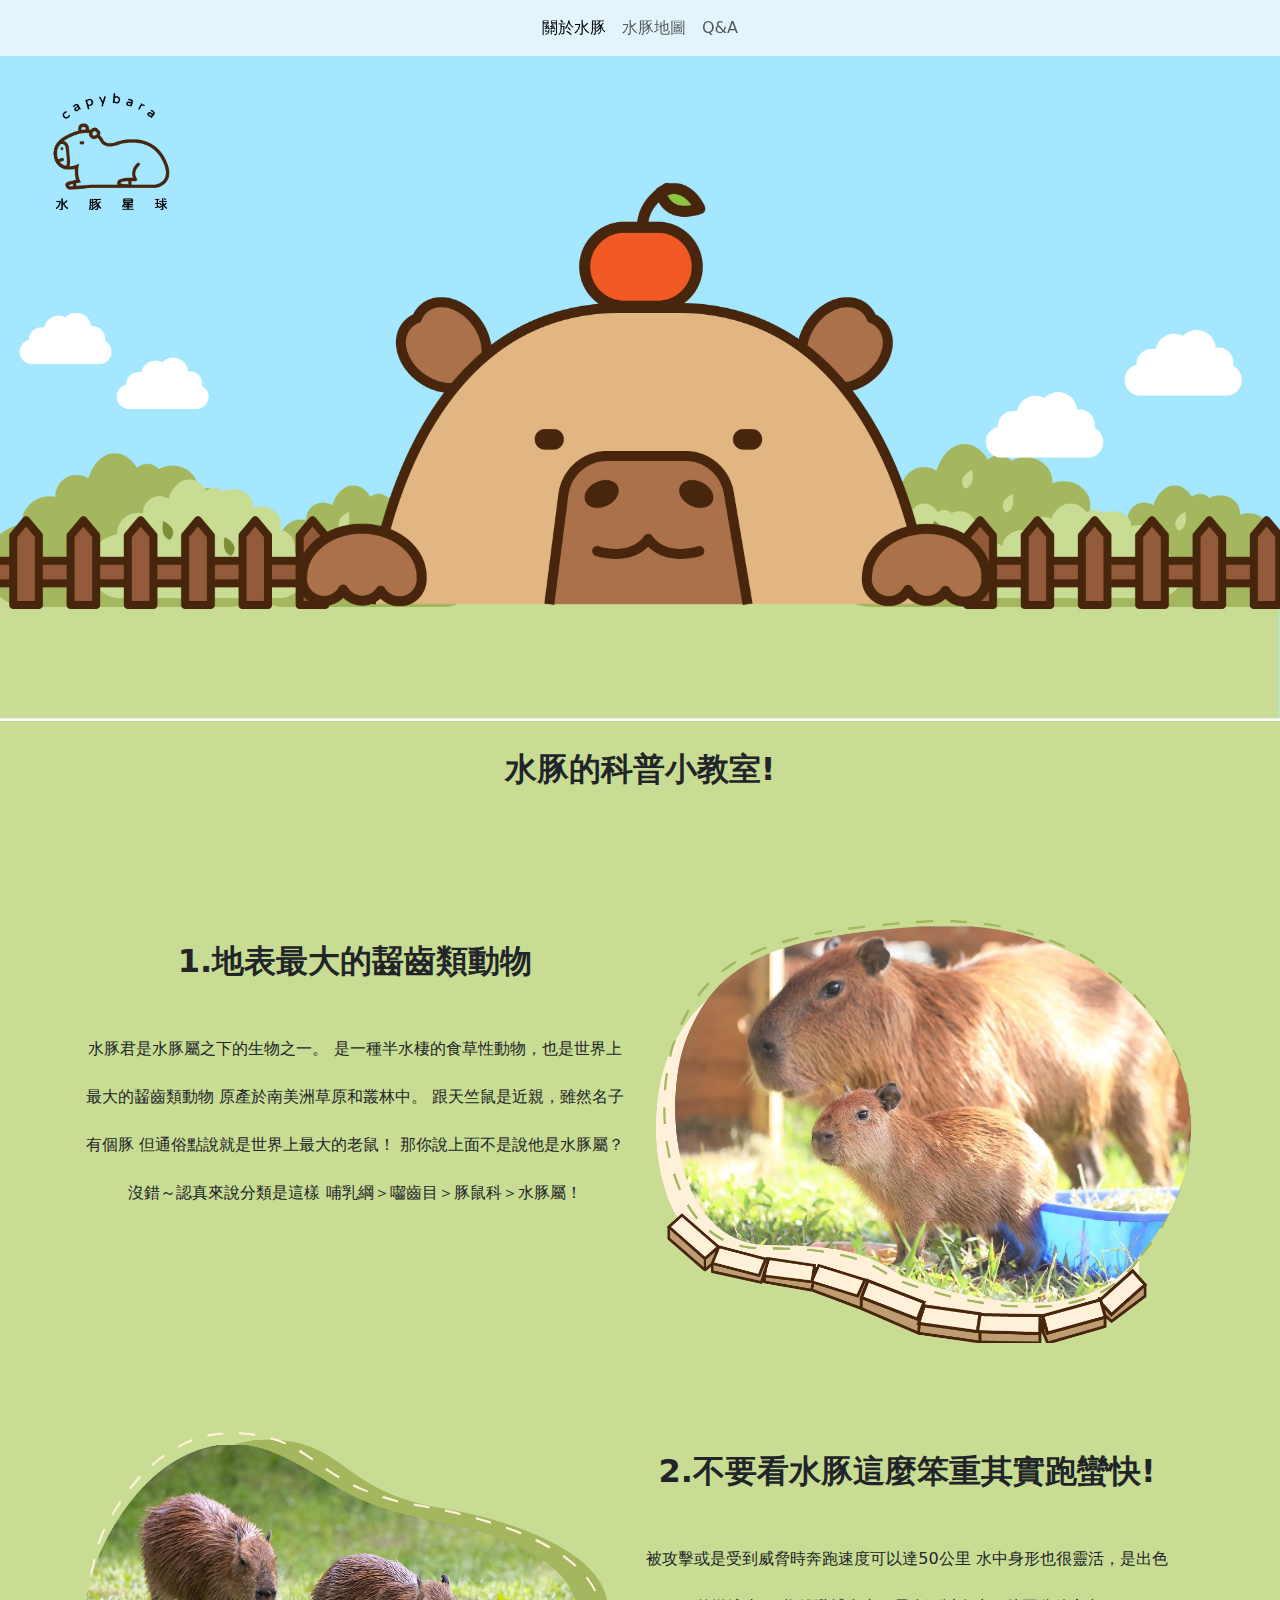
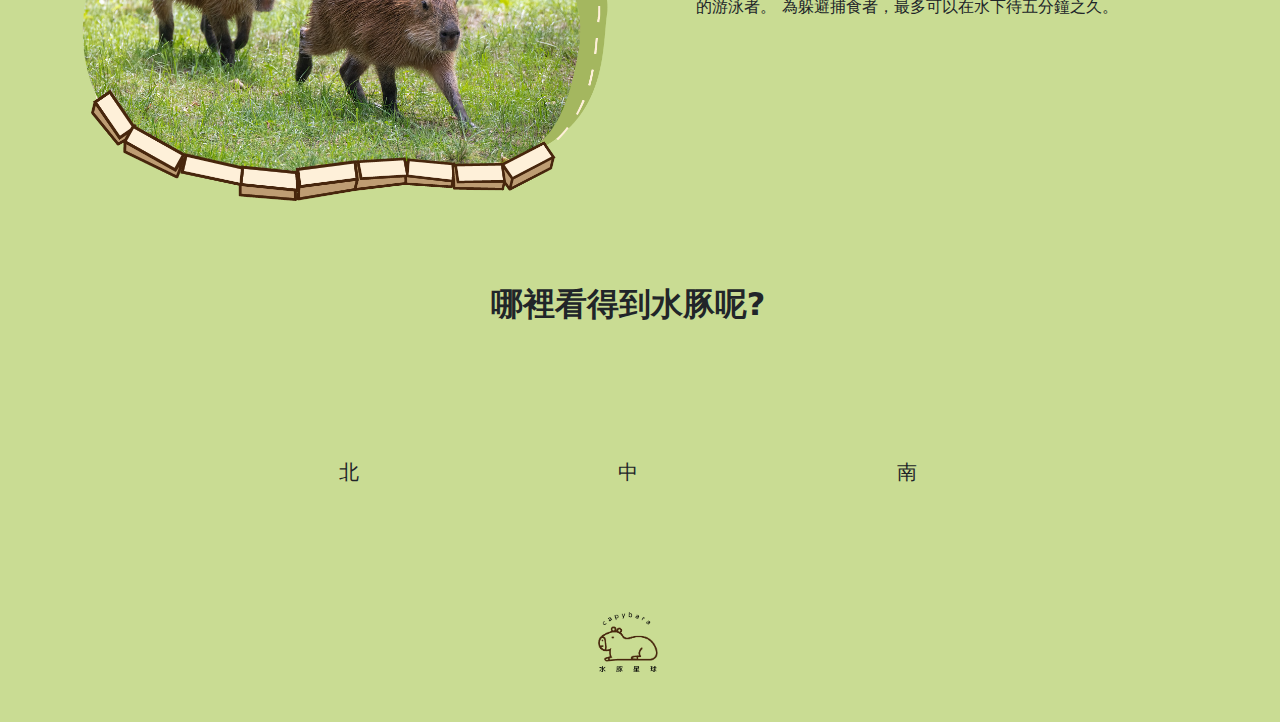
<file: web/index.html>
<!doctype html>
<html lang="TW">

<head>
    <meta charset="utf-8">
    <meta name="viewport" content="width=device-width, initial-scale=1">
    <title>水豚星球</title>

    <link href="https://cdn.jsdelivr.net/npm/bootstrap@5.3.3/dist/css/bootstrap.min.css" rel="stylesheet"
        integrity="sha384-QWTKZyjpPEjISv5WaRU9OFeRpok6YctnYmDr5pNlyT2bRjXh0JMhjY6hW+ALEwIH" crossorigin="anonymous">
    <link rel="stylesheet" href="style.css">

</head>

<body>
    <nav class="navbar navbar-expand-lg bg-light fixed-top bg-opacity-75">
        <div class="container-fluid">
        
            <button class="navbar-toggler" type="button" data-bs-toggle="collapse" data-bs-target="#navbarNav"
                aria-controls="navbarNav" aria-expanded="false" aria-label="Toggle navigation">
                <span class="navbar-toggler-icon"></span>
            </button>
            <div class="collapse navbar-collapse" id="navbarNav">
                <ul class="navbar-nav mx-auto mb-2 mb-lg-0">
                    <li class="nav-item">
                        <a class="nav-link active" aria-current="page" href="index.html">關於水豚</a>
                    </li>
                    <li class="nav-item">
                        <a class="nav-link" href="map.html">水豚地圖</a>
                    </li>
                    <li class="nav-item">
                        <a class="nav-link" href="qa.html">Q&A</a>
                    </li>

                </ul>
            </div>
        </div>
    </nav>

    <!-- 大圖開始 -->
    <div class="container-fluid p-0">
        <img src="top.jpg" class="img-fluid " alt="">
    </div>
    
    

    <!-- 內容區 -->
    <div class="container-fluid" style="background-color: #C9DC93;">
        <div class="container text-center">
                <p class="fs-2 fw-bold ">水豚的科普小教室!</p>
        <div class="row">
            <div class="col-md ">
                <p class="fs-2 fw-bold">1.地表最大的齧齒類動物</p>
                <p>水豚君是水豚屬之下的生物之一。
                    是一種半水棲的食草性動物，也是世界上最大的齧齒類動物
                    原產於南美洲草原和叢林中。
                    跟天竺鼠是近親，雖然名子有個豚
                    但通俗點說就是世界上最大的老鼠！
                    那你說上面不是說他是水豚屬？沒錯～認真來說分類是這樣
                    哺乳綱＞囓齒目＞豚鼠科＞水豚屬！</p>
            </div>
            <div class="col-md d-flex justify-content-end">
                <img src="01.png" class="img-fluid no-margin-padding" alt="">
        
            </div>
            <div class="row">
                <div class="col-md">
                    <img src="02.png" class="img-fluid no-margin-padding" alt="">
                </div>
                <div class="col-md">
                    <p class="fs-2 fw-bold">2.不要看水豚這麼笨重其實跑蠻快!</p>
                        <p>被攻擊或是受到威脅時奔跑速度可以達50公里
                            水中身形也很靈活，是出色的游泳者。
                            為躲避捕食者，最多可以在水下待五分鐘之久。</p>
            </div>
            
            <div class="container text-center mt-5">
                <div class="mb-3">
                    <p class="fs-2 fw-bold">哪裡看得到水豚呢?</p>
                </div>
                <div class="row justify-content-center">
                    <div class="col-md-3 mb-3">
                        <a href="map.html" class="btn btn-outline-white btn-block btn-lg">北</a>
                    </div>
                    <div class="col-md-3 mb-3">
                        <a href="map2.html" class="btn btn-outline-white btn-block btn-lg">中</a>
                    </div>
                    <div class="col-md-3 mb-3">
                        <a href="map3.html" class="btn btn-outline-white  btn-block btn-lg">南</a>
                    </div>
                </div>

            <footer>
                <div class="container ">
                    <a href="index.html">
                    <img src="LOGO-07.png" alt="Home" class="LOGO">
                    </a>
                    </div>
                </footer>

        
    </div>


    <script src="https://cdn.jsdelivr.net/npm/bootstrap@5.3.3/dist/js/bootstrap.bundle.min.js"
        integrity="sha384-YvpcrYf0tY3lHB60NNkmXc5s9fDVZLESaAA55NDzOxhy9GkcIdslK1eN7N6jIeHz" crossorigin="anonymous">
        </script>
</body>

</html>
</file>
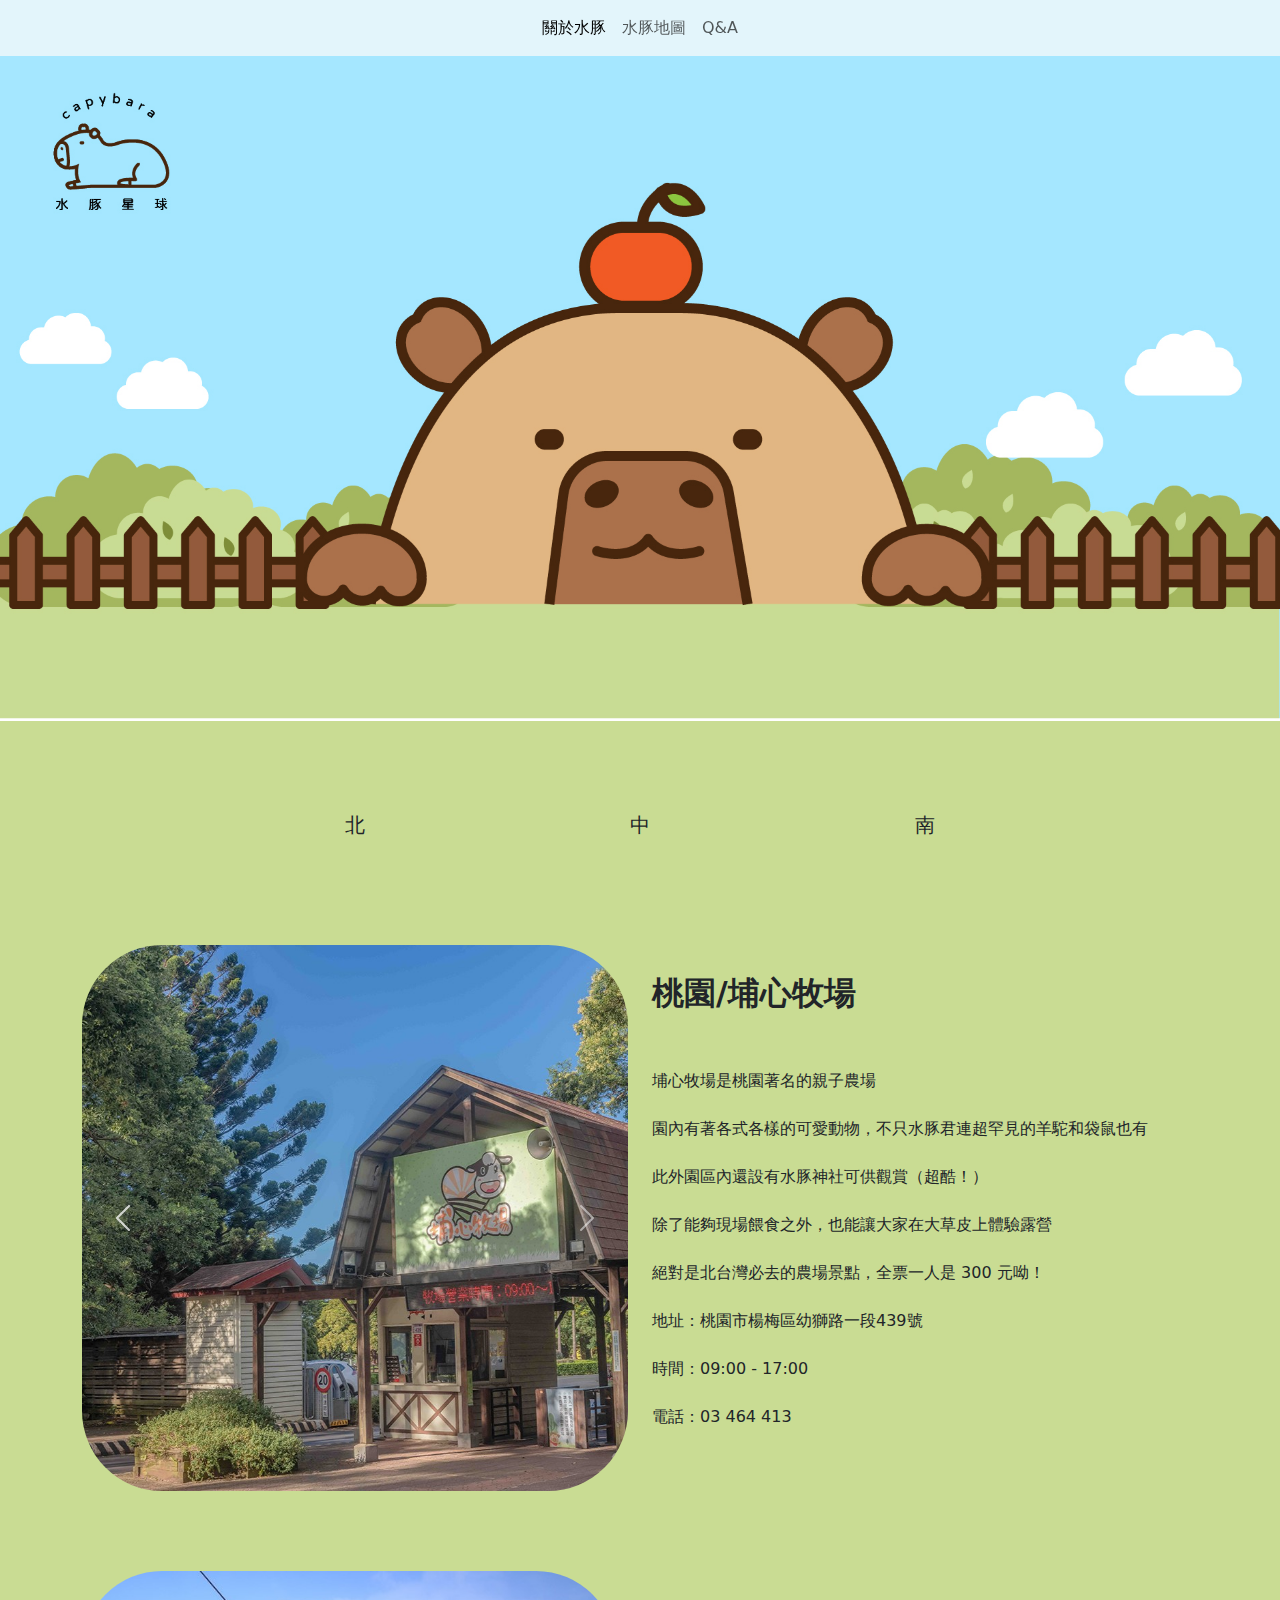
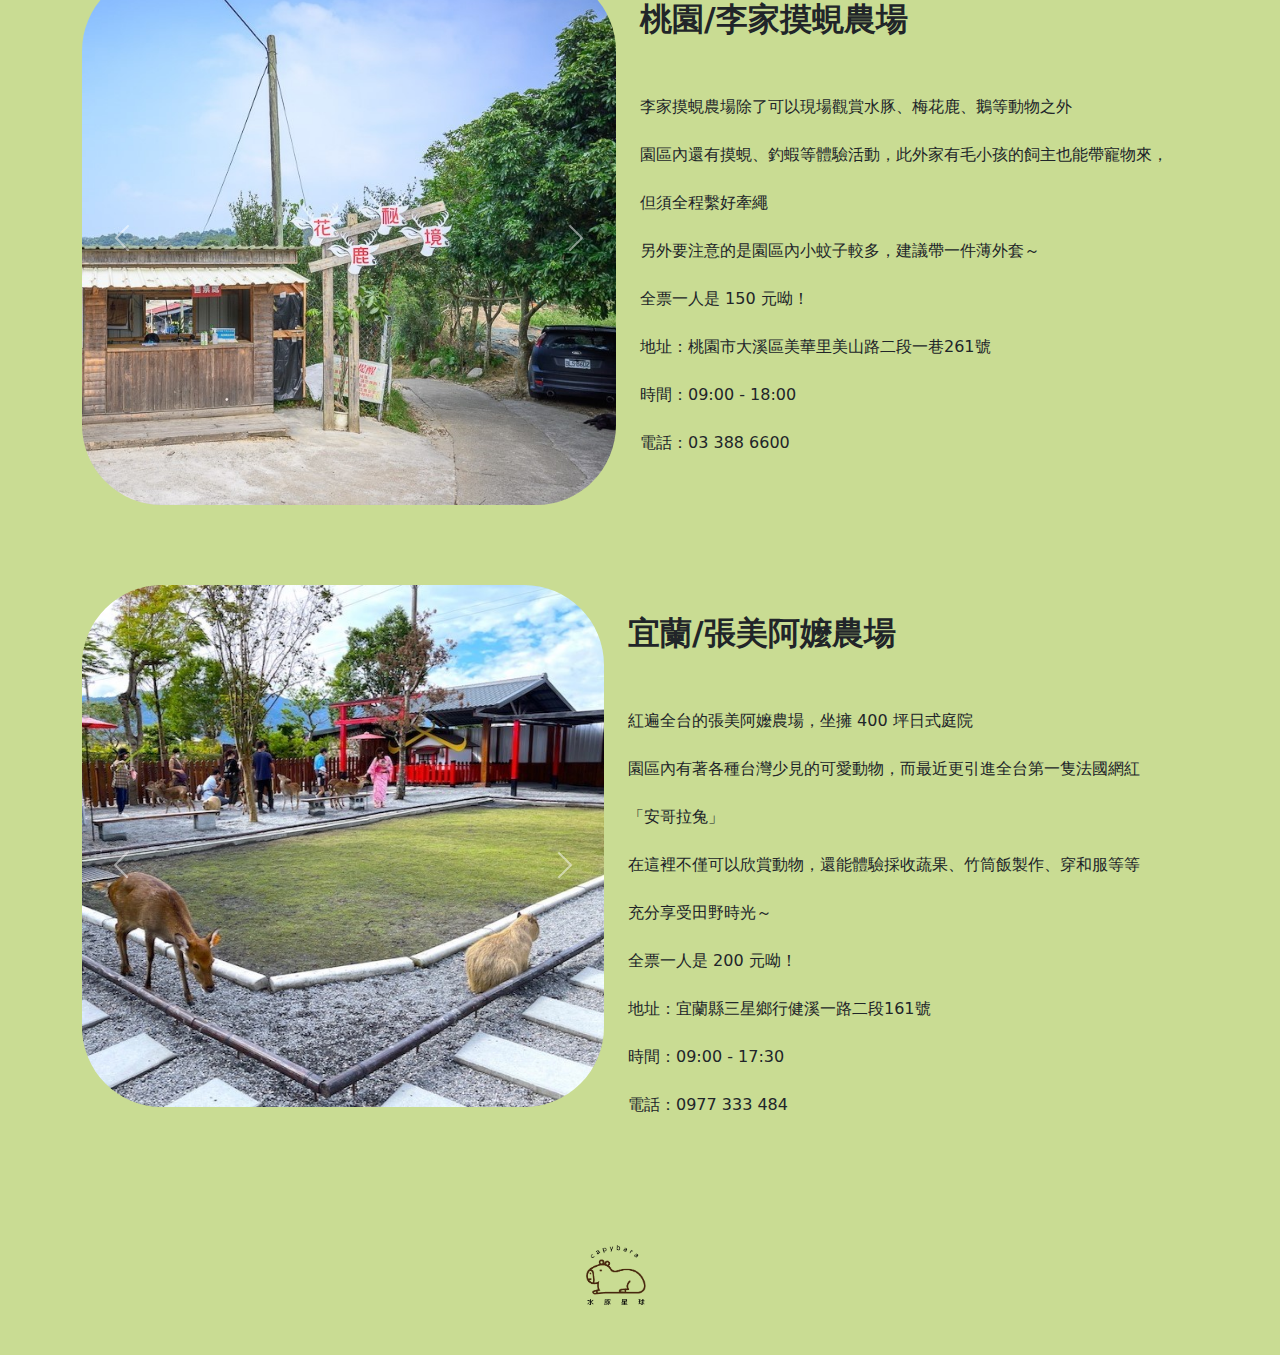
<file: web/map.html>
<!doctype html>
<html lang="TW">

<head>
    <meta charset="utf-8">
    <meta name="viewport" content="width=device-width, initial-scale=1">
    <title>水豚星球</title>

    <link href="https://cdn.jsdelivr.net/npm/bootstrap@5.3.3/dist/css/bootstrap.min.css" rel="stylesheet"
        integrity="sha384-QWTKZyjpPEjISv5WaRU9OFeRpok6YctnYmDr5pNlyT2bRjXh0JMhjY6hW+ALEwIH" crossorigin="anonymous">
    <link rel="stylesheet" href="style.css">

</head>

<body>
    <nav class="navbar navbar-expand-lg bg-light fixed-top bg-opacity-75">
        <div class="container-fluid">
        
            <button class="navbar-toggler" type="button" data-bs-toggle="collapse" data-bs-target="#navbarNav"
                aria-controls="navbarNav" aria-expanded="false" aria-label="Toggle navigation">
                <span class="navbar-toggler-icon"></span>
            </button>
            <div class="collapse navbar-collapse" id="navbarNav">
                <ul class="navbar-nav mx-auto mb-2 mb-lg-0">
                    <li class="nav-item">
                        <a class="nav-link active" aria-current="page" href="index.html">關於水豚</a>
                    </li>
                    <li class="nav-item">
                        <a class="nav-link" href="map.html">水豚地圖</a>
                    </li>
                    <li class="nav-item">
                        <a class="nav-link" href="qa.html">Q&A</a>
                    </li>

                </ul>
            </div>
        </div>
    </nav>

    <!-- 大圖開始 -->
    <div class="container-fluid p-0">
        <img src="top.jpg" class="img-fluid " alt="">
    </div>
    
    

    <!-- 內容區 -->
    <div class="container-fluid" style="background-color: #C9DC93;">
        <div class="container text-center ">
            <div class="row justify-content-center">
                <div class="col-md-3 mb-3">
                    <a href="map.html" class="btn btn-outline-white btn-block btn-lg">北</a>
                </div>
                <div class="col-md-3 mb-3">
                    <a href="map2.html" class="btn btn-outline-white btn-block btn-lg">中</a>
                </div>
                <div class="col-md-3 mb-3">
                    <a href="map3.html" class="btn btn-outline-white  btn-block btn-lg">南</a>
                </div>
            </div>
        <div class="row">
            <div class="col-md d-flex justify-content-end">
                <div id="carouselExampleFade1" class="carousel slide carousel-fade">
                    <div class="carousel-inner">
                      <div class="carousel-item active">
                        <img src="m1-1.jpg" class="d-block w-100" alt="...">
                      </div>
                      <div class="carousel-item">
                        <img src="m1-2.jpg" class="d-block w-100" alt="...">
                      </div>
                      <div class="carousel-item">
                        <img src="m1-3.jpg" class="d-block w-100" alt="...">
                      </div>
                    </div>
                    <button class="carousel-control-prev" type="button" data-bs-target="#carouselExampleFade1" data-bs-slide="prev">
                      <span class="carousel-control-prev-icon" aria-hidden="true"></span>
                      <span class="visually-hidden">Previous</span>
                    </button>
                    <button class="carousel-control-next" type="button" data-bs-target="#carouselExampleFade1" data-bs-slide="next">
                      <span class="carousel-control-next-icon" aria-hidden="true"></span>
                      <span class="visually-hidden">Next</span>
                    </button>
                    <button class="carousel-control-prev" type="button" data-bs-target="#carouselExampleFade1" data-bs-slide="prev">
                      <span class="carousel-control-prev-icon" aria-hidden="true"></span>
                      <span class="visually-hidden">Previous</span>
                    </button>
                  </div>
        
            </div>
            <div class="col-md ">
                <p class=" text-start fs-2 fw-bold">桃園/埔心牧場</p>
                <p class=" text-start">埔心牧場是桃園著名的親子農場<br>
                    園內有著各式各樣的可愛動物，不只水豚君連超罕見的羊駝和袋鼠也有<br>
                    此外園區內還設有水豚神社可供觀賞（超酷！）<br>
                    除了能夠現場餵食之外，也能讓大家在大草皮上體驗露營<br>
                    絕對是北台灣必去的農場景點，全票一人是 300 元呦！<br>

                    地址：桃園市楊梅區幼獅路一段439號<br>
                    時間：09:00 - 17:00<br>
                    電話：03 464 413</p>
            </div>
            
            <div class="row">
                <div class="col-md d-flex justify-content-end">
                    <div id="carouselExampleFade2" class="carousel slide carousel-fade">
                        <div class="carousel-inner">
                          <div class="carousel-item active">
                            <img src="m2-1.jpg" class="d-block w-100" alt="...">
                          </div>
                          <div class="carousel-item">
                            <img src="m2-2.jpg" class="d-block w-100" alt="...">
                          </div>
                        </div>
                        <button class="carousel-control-prev" type="button" data-bs-target="#carouselExampleFade2" data-bs-slide="prev">
                          <span class="carousel-control-prev-icon" aria-hidden="true"></span>
                          <span class="visually-hidden">Previous</span>
                        </button>
                        <button class="carousel-control-next" type="button" data-bs-target="#carouselExampleFade2" data-bs-slide="next">
                          <span class="carousel-control-next-icon" aria-hidden="true"></span>
                          <span class="visually-hidden">Next</span>
                        </button>
                      </div>
            
                </div>
                <div class="col-md ">
                    <p class=" text-start fs-2 fw-bold">桃園/李家摸蜆農場</p>
                    <p class=" text-start">李家摸蜆農場除了可以現場觀賞水豚、梅花鹿、鵝等動物之外<br>
                        園區內還有摸蜆、釣蝦等體驗活動，此外家有毛小孩的飼主也能帶寵物來，但須全程繫好牽繩<br>另外要注意的是園區內小蚊子較多，建議帶一件薄外套～<br>
                        全票一人是 150 元呦！<br>

                        地址：桃園市⼤溪區美華⾥美⼭路⼆段⼀巷261號<br>
                        時間：09:00 - 18:00<br>
                        電話：03 388 6600</p>
            </div>

            <div class="row">
                <div class="col-md d-flex justify-content-end">
                    <div id="carouselExampleFade3" class="carousel slide carousel-fade">
                        <div class="carousel-inner">
                          <div class="carousel-item active">
                            <img src="m3-1.jpg" class="d-block w-100" alt="...">
                          </div>
                          <div class="carousel-item">
                            <img src="m3-2.jpg" class="d-block w-100" alt="...">
                          </div>
                        </div>
                        <button class="carousel-control-prev" type="button" data-bs-target="#carouselExampleFade3" data-bs-slide="prev">
                          <span class="carousel-control-prev-icon" aria-hidden="true"></span>
                          <span class="visually-hidden">Previous</span>
                        </button>
                        <button class="carousel-control-next" type="button" data-bs-target="#carouselExampleFade3" data-bs-slide="next">
                          <span class="carousel-control-next-icon" aria-hidden="true"></span>
                          <span class="visually-hidden">Next</span>
                        </button>
                      </div>
            
                </div>
                <div class="col-md ">
                    <p class=" text-start fs-2 fw-bold">宜蘭/張美阿嬤農場</p>
                    <p class=" text-start">紅遍全台的張美阿嬤農場，坐擁 400 坪日式庭院<br>
                        園區內有著各種台灣少見的可愛動物，而最近更引進全台第一隻法國網紅「安哥拉兔」<br>
                        在這裡不僅可以欣賞動物，還能體驗採收蔬果、竹筒飯製作、穿和服等等充分享受田野時光～<br>
                        全票一人是 200 元呦！<br>

                        地址：宜蘭縣三星鄉行健溪一路二段161號<br>
                        時間：09:00 - 17:30<br>
                        電話：0977 333 484</p>
            </div>
            

            <footer>
                <div class="container ">
                    <a href="index.html">
                    <img src="LOGO-07.png" alt="Home" class="LOGO">
                    </a>
                    </div>
                </footer>

        
    </div>


    <script src="https://cdn.jsdelivr.net/npm/bootstrap@5.3.3/dist/js/bootstrap.bundle.min.js"
        integrity="sha384-YvpcrYf0tY3lHB60NNkmXc5s9fDVZLESaAA55NDzOxhy9GkcIdslK1eN7N6jIeHz" crossorigin="anonymous">
        </script>
</body>

</html>
</file>
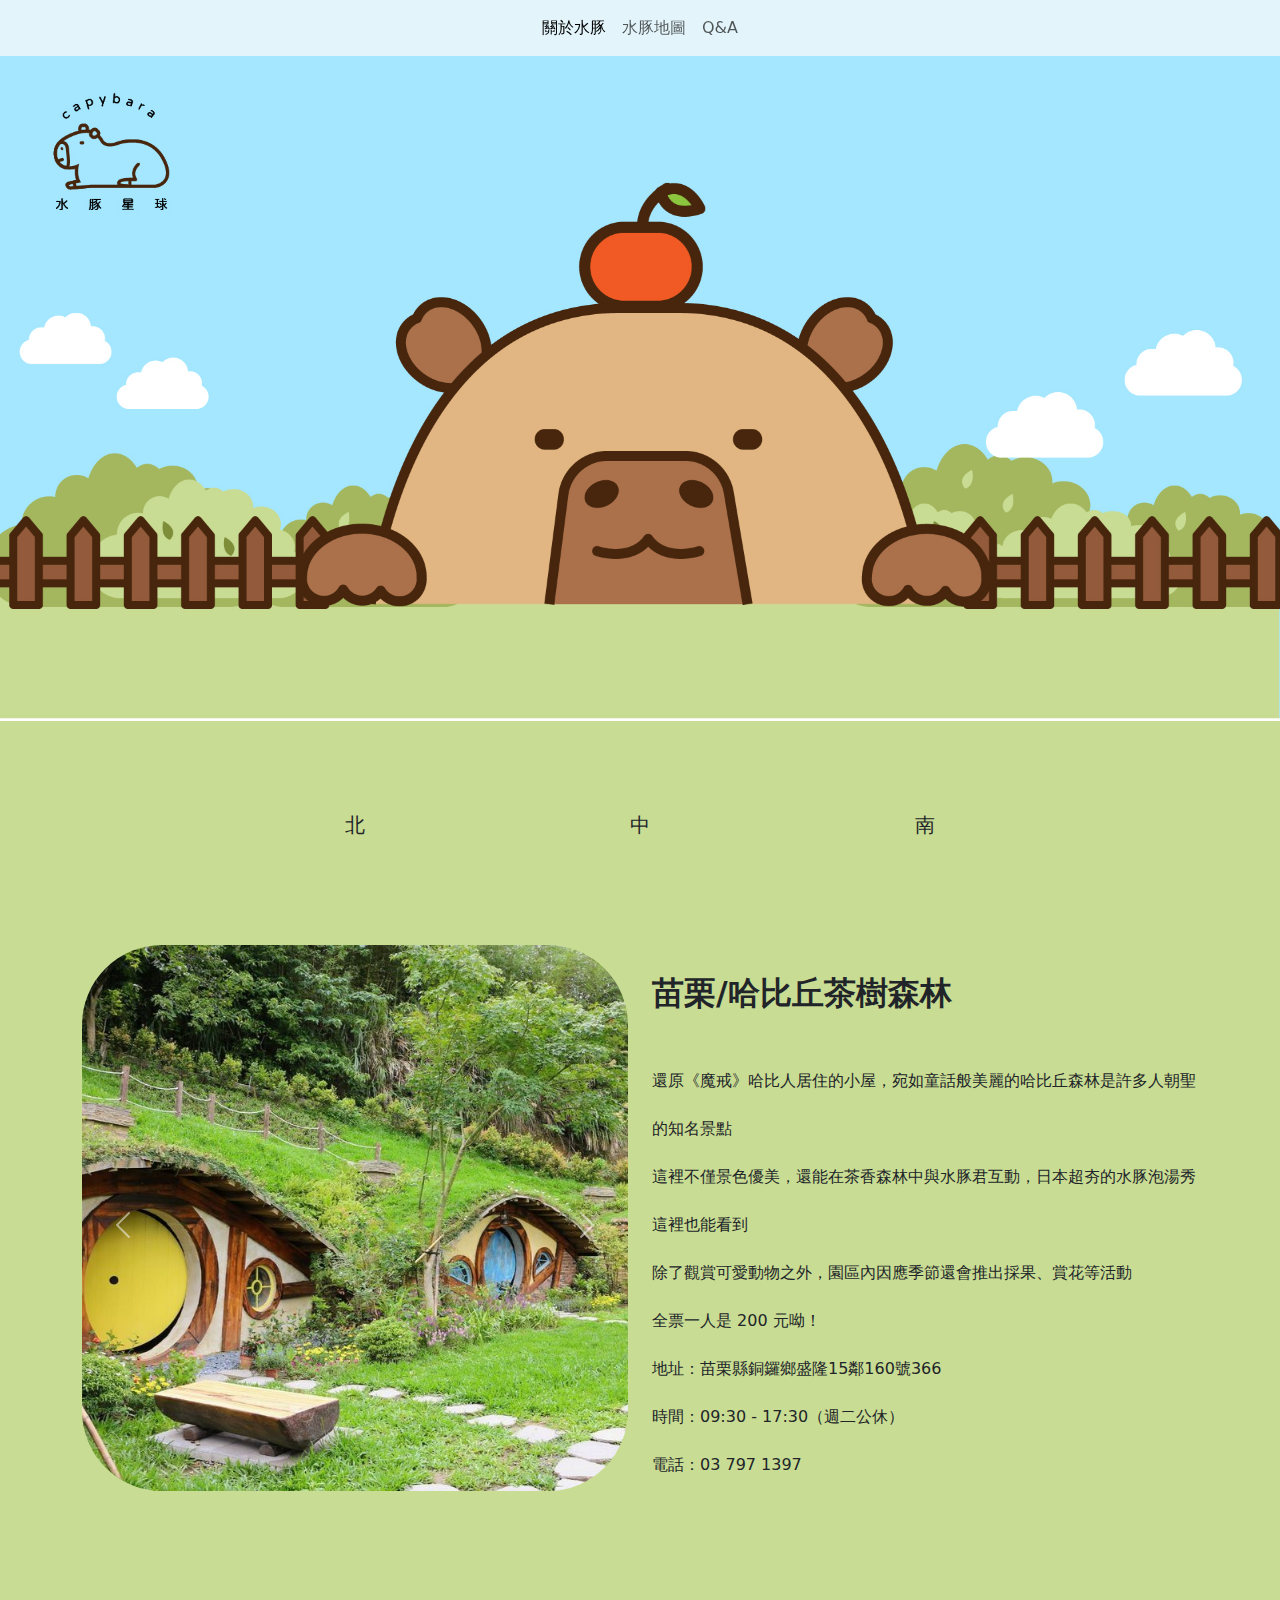
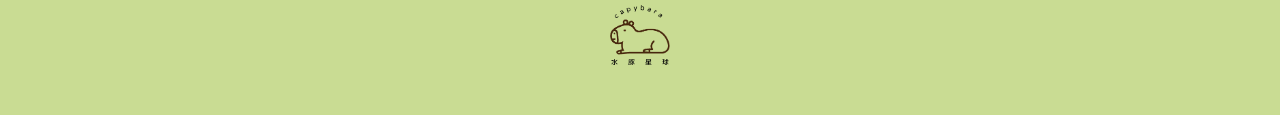
<file: web/map2.html>
<!doctype html>
<html lang="TW">

<head>
    <meta charset="utf-8">
    <meta name="viewport" content="width=device-width, initial-scale=1">
    <title>水豚星球</title>

    <link href="https://cdn.jsdelivr.net/npm/bootstrap@5.3.3/dist/css/bootstrap.min.css" rel="stylesheet"
        integrity="sha384-QWTKZyjpPEjISv5WaRU9OFeRpok6YctnYmDr5pNlyT2bRjXh0JMhjY6hW+ALEwIH" crossorigin="anonymous">
    <link rel="stylesheet" href="style.css">

</head>

<body>
    <nav class="navbar navbar-expand-lg bg-light fixed-top bg-opacity-75">
        <div class="container-fluid">
        
            <button class="navbar-toggler" type="button" data-bs-toggle="collapse" data-bs-target="#navbarNav"
                aria-controls="navbarNav" aria-expanded="false" aria-label="Toggle navigation">
                <span class="navbar-toggler-icon"></span>
            </button>
            <div class="collapse navbar-collapse" id="navbarNav">
                <ul class="navbar-nav mx-auto mb-2 mb-lg-0">
                    <li class="nav-item">
                        <a class="nav-link active" aria-current="page" href="index.html">關於水豚</a>
                    </li>
                    <li class="nav-item">
                        <a class="nav-link" href="map.html">水豚地圖</a>
                    </li>
                    <li class="nav-item">
                        <a class="nav-link" href="qa.html">Q&A</a>
                    </li>

                </ul>
            </div>
        </div>
    </nav>

    <!-- 大圖開始 -->
    <div class="container-fluid p-0">
        <img src="top.jpg" class="img-fluid " alt="">
    </div>
    
    

    <!-- 內容區 -->
    <div class="container-fluid" style="background-color: #C9DC93;">
        <div class="container text-center ">
            <div class="row justify-content-center">
                <div class="col-md-3 mb-3">
                    <a href="map.html" class="btn btn-outline-white btn-block btn-lg">北</a>
                </div>
                <div class="col-md-3 mb-3">
                    <a href="map2.html" class="btn btn-outline-white btn-block btn-lg">中</a>
                </div>
                <div class="col-md-3 mb-3">
                    <a href="map3.html" class="btn btn-outline-white  btn-block btn-lg">南</a>
                </div>
            </div>
        <div class="row">
            <div class="col-md d-flex justify-content-end">
                <div id="carouselExampleFade" class="carousel slide carousel-fade">
                    <div class="carousel-inner">
                      <div class="carousel-item active">
                        <img src="mm1.jpg" class="d-block w-100" alt="...">
                      </div>
                      <div class="carousel-item">
                        <img src="mm2.jpeg" class="d-block w-100" alt="...">
                      </div>
                    </div>
                    <button class="carousel-control-prev" type="button" data-bs-target="#carouselExampleFade" data-bs-slide="prev">
                      <span class="carousel-control-prev-icon" aria-hidden="true"></span>
                      <span class="visually-hidden">Previous</span>
                    </button>
                    <button class="carousel-control-next" type="button" data-bs-target="#carouselExampleFade" data-bs-slide="next">
                      <span class="carousel-control-next-icon" aria-hidden="true"></span>
                      <span class="visually-hidden">Next</span>
                    </button>
                  </div>
        
            </div>
            <div class="col-md ">
                <p class=" text-start fs-2 fw-bold">苗栗/哈比丘茶樹森林</p>
                <p class=" text-start">還原《魔戒》哈比人居住的小屋，宛如童話般美麗的哈比丘森林是許多人朝聖的知名景點<br>
                    這裡不僅景色優美，還能在茶香森林中與水豚君互動，日本超夯的水豚泡湯秀這裡也能看到<br>
                    除了觀賞可愛動物之外，園區內因應季節還會推出採果、賞花等活動<br>
                    全票一人是 200 元呦！
                    <br>
                    地址：苗栗縣銅鑼鄉盛隆15鄰160號366<br>
                    時間：09:30 - 17:30（週二公休）<br>
                    電話：03 797 1397<br></p>
            </div>
           
            </div>
            

            <footer>
                <div class="container ">
                    <a href="index.html">
                    <img src="LOGO-07.png" alt="Home" class="LOGO">
                    </a>
                    </div>
                </footer>

        
    </div>


    <script src="https://cdn.jsdelivr.net/npm/bootstrap@5.3.3/dist/js/bootstrap.bundle.min.js"
        integrity="sha384-YvpcrYf0tY3lHB60NNkmXc5s9fDVZLESaAA55NDzOxhy9GkcIdslK1eN7N6jIeHz" crossorigin="anonymous">
        </script>
</body>

</html>
</file>
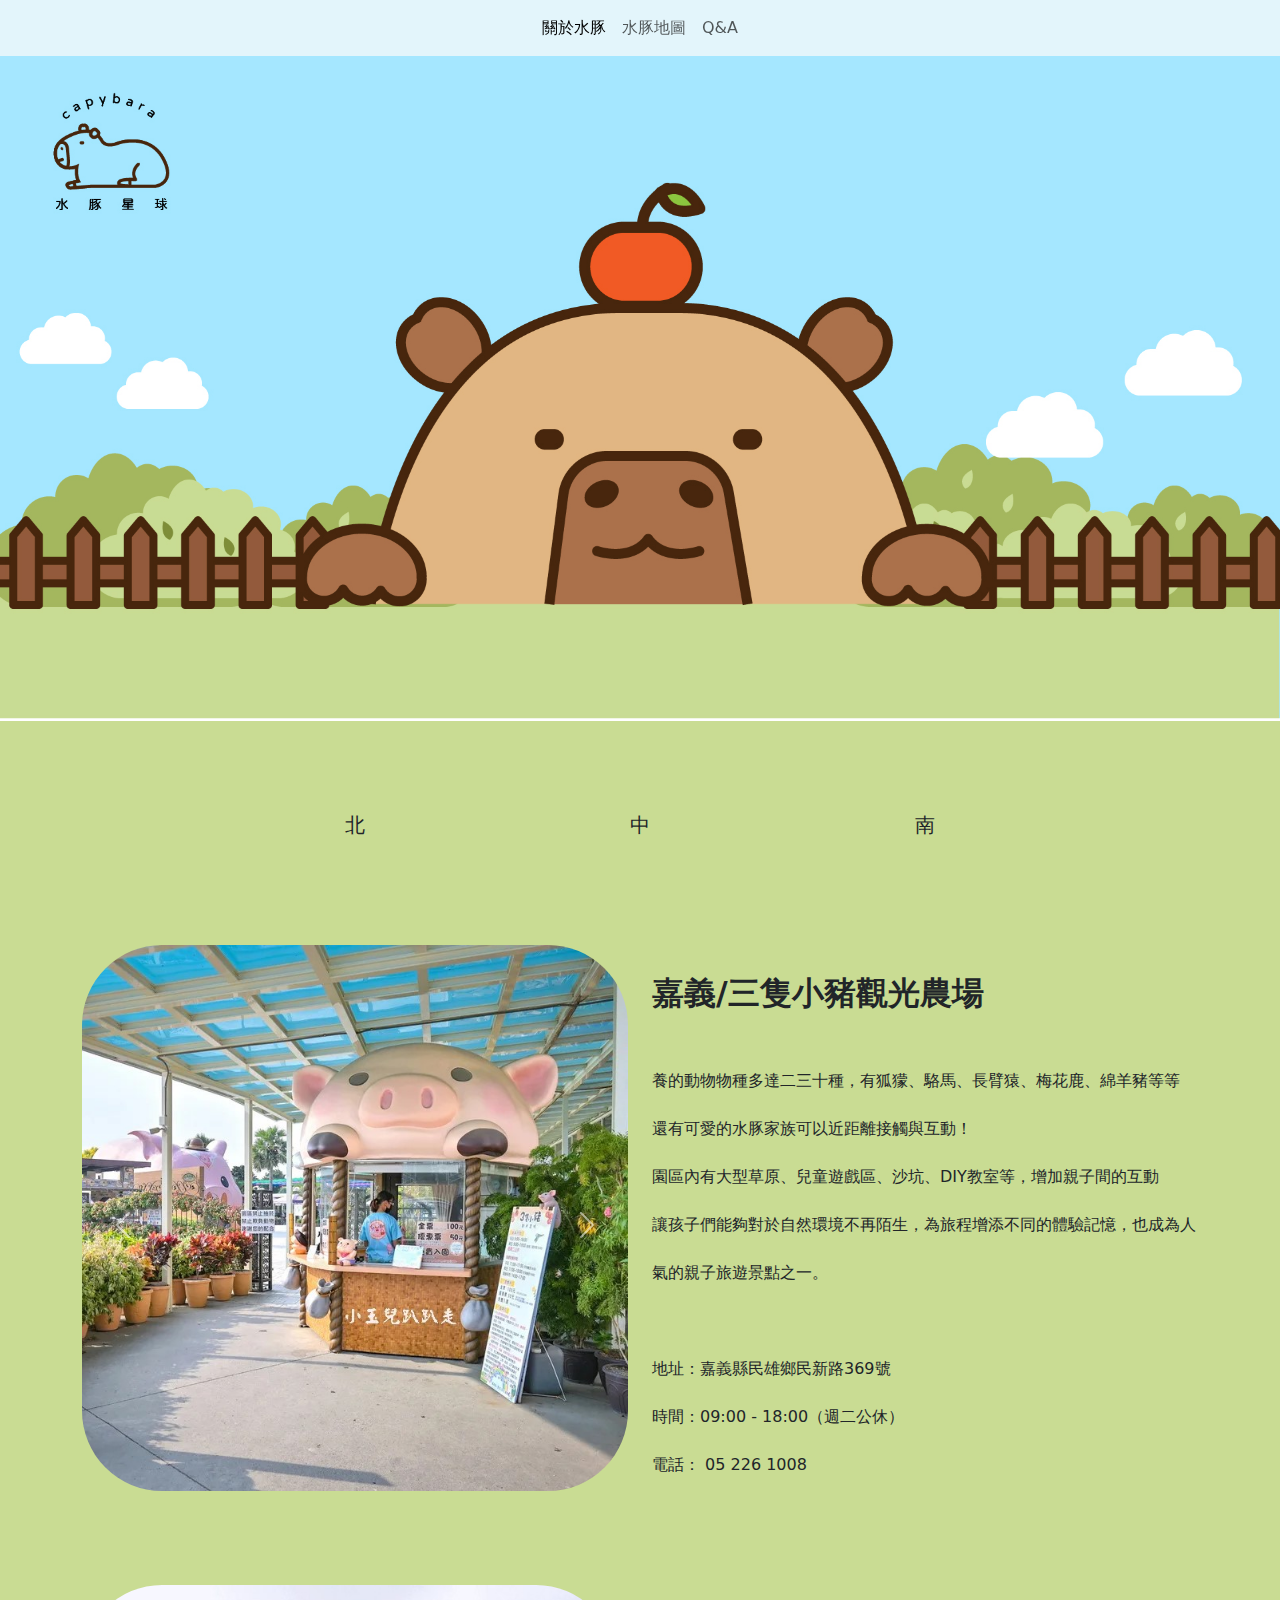
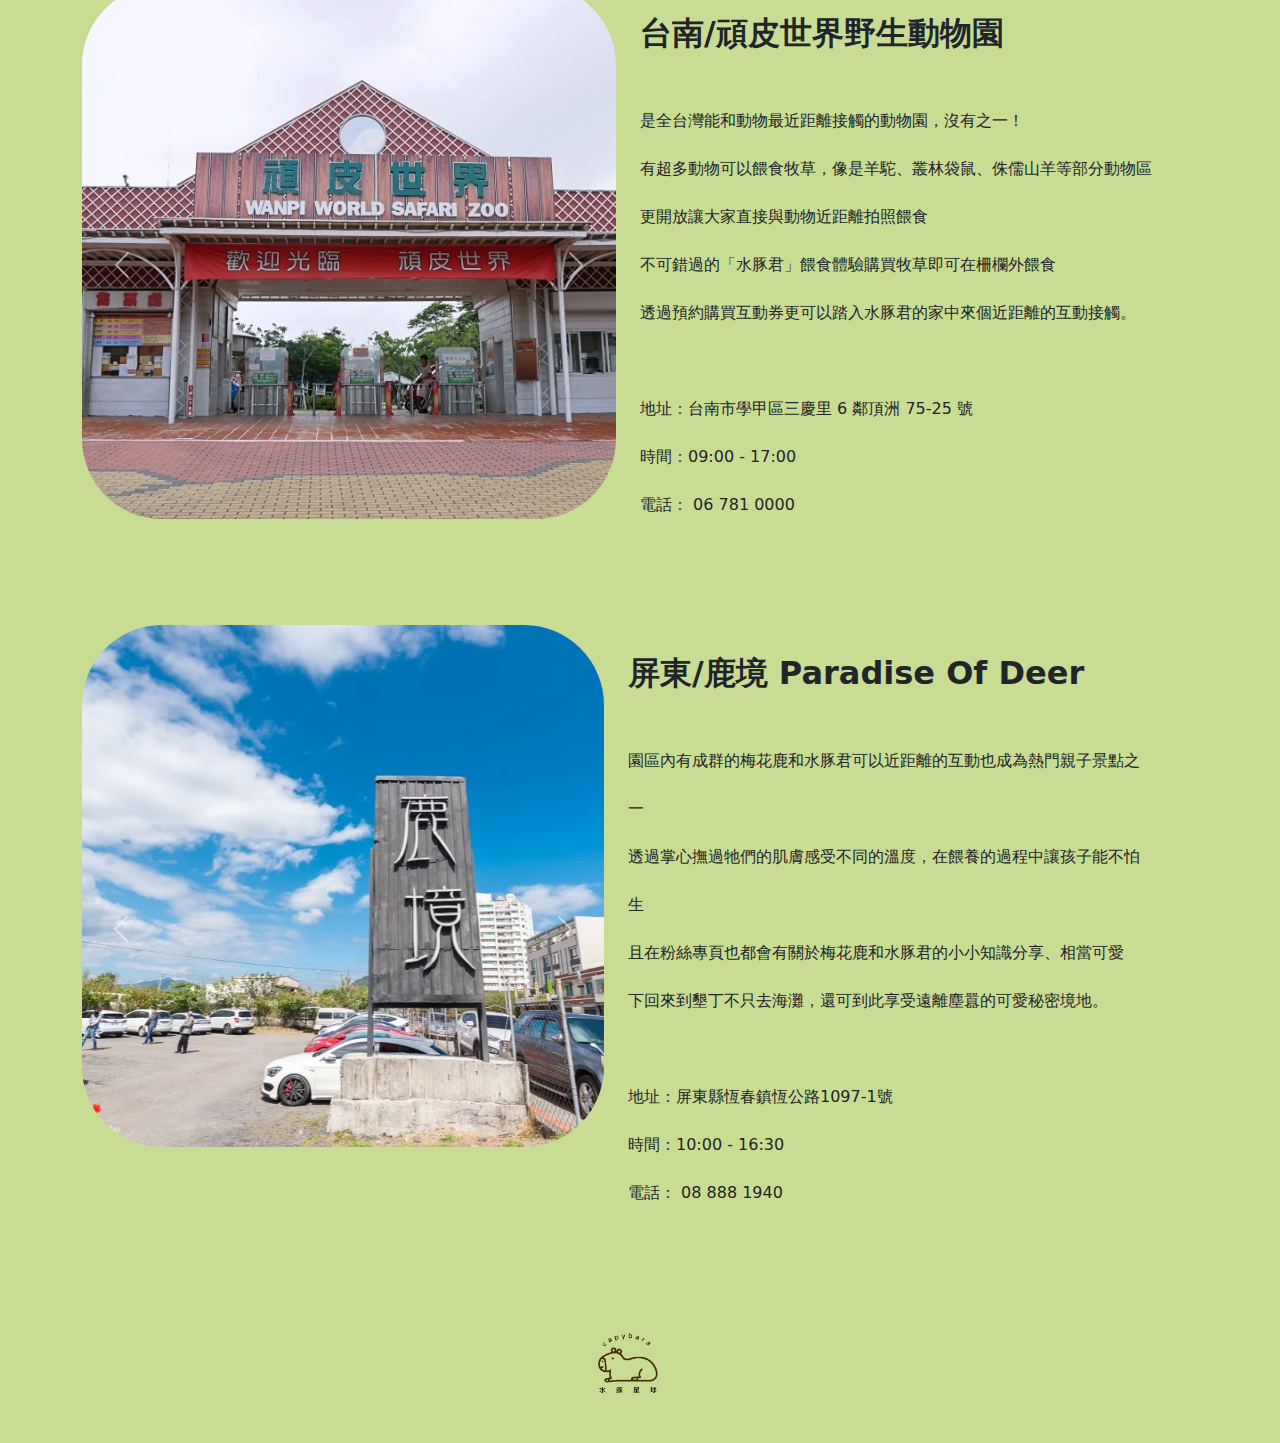
<file: web/map3.html>
<!doctype html>
<html lang="TW">

<head>
    <meta charset="utf-8">
    <meta name="viewport" content="width=device-width, initial-scale=1">
    <title>水豚星球</title>

    <link href="https://cdn.jsdelivr.net/npm/bootstrap@5.3.3/dist/css/bootstrap.min.css" rel="stylesheet"
        integrity="sha384-QWTKZyjpPEjISv5WaRU9OFeRpok6YctnYmDr5pNlyT2bRjXh0JMhjY6hW+ALEwIH" crossorigin="anonymous">
    <link rel="stylesheet" href="style.css">

</head>

<body>
    <nav class="navbar navbar-expand-lg bg-light fixed-top bg-opacity-75">
        <div class="container-fluid">
        
            <button class="navbar-toggler" type="button" data-bs-toggle="collapse" data-bs-target="#navbarNav"
                aria-controls="navbarNav" aria-expanded="false" aria-label="Toggle navigation">
                <span class="navbar-toggler-icon"></span>
            </button>
            <div class="collapse navbar-collapse" id="navbarNav">
                <ul class="navbar-nav mx-auto mb-2 mb-lg-0">
                    <li class="nav-item">
                        <a class="nav-link active" aria-current="page" href="index.html">關於水豚</a>
                    </li>
                    <li class="nav-item">
                        <a class="nav-link" href="map.html">水豚地圖</a>
                    </li>
                    <li class="nav-item">
                        <a class="nav-link" href="qa.html">Q&A</a>
                    </li>

                </ul>
            </div>
        </div>
    </nav>

    <!-- 大圖開始 -->
    <div class="container-fluid p-0">
        <img src="top.jpg" class="img-fluid " alt="">
    </div>
    
    

    <!-- 內容區 -->
    <div class="container-fluid" style="background-color: #C9DC93;">
        <div class="container text-center ">
            <div class="row justify-content-center">
                <div class="col-md-3 mb-3">
                    <a href="map.html" class="btn btn-outline-white btn-block btn-lg">北</a>
                </div>
                <div class="col-md-3 mb-3">
                    <a href="map2.html" class="btn btn-outline-white btn-block btn-lg">中</a>
                </div>
                <div class="col-md-3 mb-3">
                    <a href="map3.html" class="btn btn-outline-white  btn-block btn-lg">南</a>
                </div>
            </div>
        <div class="row">
            <div class="col-md d-flex justify-content-end">
                <div id="carouselExampleFade" class="carousel slide carousel-fade">
                    <div class="carousel-inner">
                      <div class="carousel-item active">
                        <img src="mmm1-1.jpg" class="d-block w-100" alt="...">
                      </div>
                      <div class="carousel-item">
                        <img src="mmm1-2.jpg" class="d-block w-100" alt="...">
                      </div>
                    </div>
                    <button class="carousel-control-prev" type="button" data-bs-target="#carouselExampleFade" data-bs-slide="prev">
                      <span class="carousel-control-prev-icon" aria-hidden="true"></span>
                      <span class="visually-hidden">Previous</span>
                    </button>
                    <button class="carousel-control-next" type="button" data-bs-target="#carouselExampleFade" data-bs-slide="next">
                      <span class="carousel-control-next-icon" aria-hidden="true"></span>
                      <span class="visually-hidden">Next</span>
                    </button>
                  </div>
        
            </div>
            <div class="col-md ">
                <p class=" text-start fs-2 fw-bold">嘉義/三隻小豬觀光農場</p>
                <p class=" text-start">養的動物物種多達二三十種，有狐獴、駱馬、長臂猿、梅花鹿、綿羊豬等等<br>
                    還有可愛的水豚家族可以近距離接觸與互動！<br>
                    園區內有大型草原、兒童遊戲區、沙坑、DIY教室等，增加親子間的互動<br>
                    讓孩子們能夠對於自然環境不再陌生，為旅程增添不同的體驗記憶，也成為人氣的親子旅遊景點之一。<br>
                    <br>
                    地址：嘉義縣民雄鄉民新路369號<br>
                    時間：09:00 - 18:00（週二公休）<br>
                    電話： 05 226 1008<br></p>
            </div>
        <div class="row">
            <div class="col-md d-flex justify-content-end">
                <div id="carouselExampleFade2" class="carousel slide carousel-fade">
                    <div class="carousel-inner">
                      <div class="carousel-item active">
                        <img src="mmm2-1.jpg" class="d-block w-100" alt="...">
                      </div>
                      <div class="carousel-item">
                        <img src="mmm2-2.jpg" class="d-block w-100" alt="...">
                      </div>
                    </div>
                    <button class="carousel-control-prev" type="button" data-bs-target="#carouselExampleFade2" data-bs-slide="prev">
                      <span class="carousel-control-prev-icon" aria-hidden="true"></span>
                      <span class="visually-hidden">Previous</span>
                    </button>
                    <button class="carousel-control-next" type="button" data-bs-target="#carouselExampleFade2" data-bs-slide="next">
                      <span class="carousel-control-next-icon" aria-hidden="true"></span>
                      <span class="visually-hidden">Next</span>
                    </button>
                  </div>
            
            </div>
            <div class="col-md ">
                <p class=" text-start fs-2 fw-bold">台南/頑皮世界野生動物園</p>
                <p class=" text-start">是全台灣能和動物最近距離接觸的動物園，沒有之一！<br>
                    有超多動物可以餵食牧草，像是羊駝、叢林袋鼠、侏儒山羊等部分動物區<br>
                    更開放讓大家直接與動物近距離拍照餵食<br>
                    不可錯過的「水豚君」餵食體驗購買牧草即可在柵欄外餵食<br>
                    透過預約購買互動券更可以踏入水豚君的家中來個近距離的互動接觸。<br>
                    <br>
                    地址：台南市學甲區三慶里 6 鄰頂洲 75-25 號<br>
                    時間：09:00 - 17:00<br>
                    電話： 06 781 0000<br></p>
            </div>
        <div class="row">
            <div class="col-md d-flex justify-content-end">
                <div id="carouselExampleFade3" class="carousel slide carousel-fade">
                    <div class="carousel-inner">
                      <div class="carousel-item active">
                        <img src="mmm3-1.jpg" class="d-block w-100" alt="...">
                      </div>
                      <div class="carousel-item">
                        <img src="mmm3-2.jpg" class="d-block w-100" alt="...">
                      </div>
                    </div>
                    <button class="carousel-control-prev" type="button" data-bs-target="#carouselExampleFade3" data-bs-slide="prev">
                      <span class="carousel-control-prev-icon" aria-hidden="true"></span>
                      <span class="visually-hidden">Previous</span>
                    </button>
                    <button class="carousel-control-next" type="button" data-bs-target="#carouselExampleFade3" data-bs-slide="next">
                      <span class="carousel-control-next-icon" aria-hidden="true"></span>
                      <span class="visually-hidden">Next</span>
                    </button>
                  </div>
            </div>
            <div class="col-md ">
                <p class=" text-start fs-2 fw-bold">屏東/鹿境 Paradise Of Deer</p>
                <p class=" text-start">園區內有成群的梅花鹿和水豚君可以近距離的互動也成為熱門親子景點之一<br>
                    透過掌心撫過牠們的肌膚感受不同的溫度，在餵養的過程中讓孩子能不怕生<br>
                    且在粉絲專頁也都會有關於梅花鹿和水豚君的小小知識分享、相當可愛<br>
                    下回來到墾丁不只去海灘，還可到此享受遠離塵囂的可愛秘密境地。<br>
                    <br>
                    地址：屏東縣恆春鎮恆公路1097-1號 <br>
                    時間：10:00 - 16:30<br>
                    電話： 08 888 1940<br></p>
            </div>
        </div>
            

            <footer>
                <div class="container ">
                    <a href="index.html">
                    <img src="LOGO-07.png" alt="Home" class="LOGO">
                    </a>
                    </div>
                </footer>

        
    </div>


    <script src="https://cdn.jsdelivr.net/npm/bootstrap@5.3.3/dist/js/bootstrap.bundle.min.js"
        integrity="sha384-YvpcrYf0tY3lHB60NNkmXc5s9fDVZLESaAA55NDzOxhy9GkcIdslK1eN7N6jIeHz" crossorigin="anonymous">
        </script>
</body>

</html>
</file>
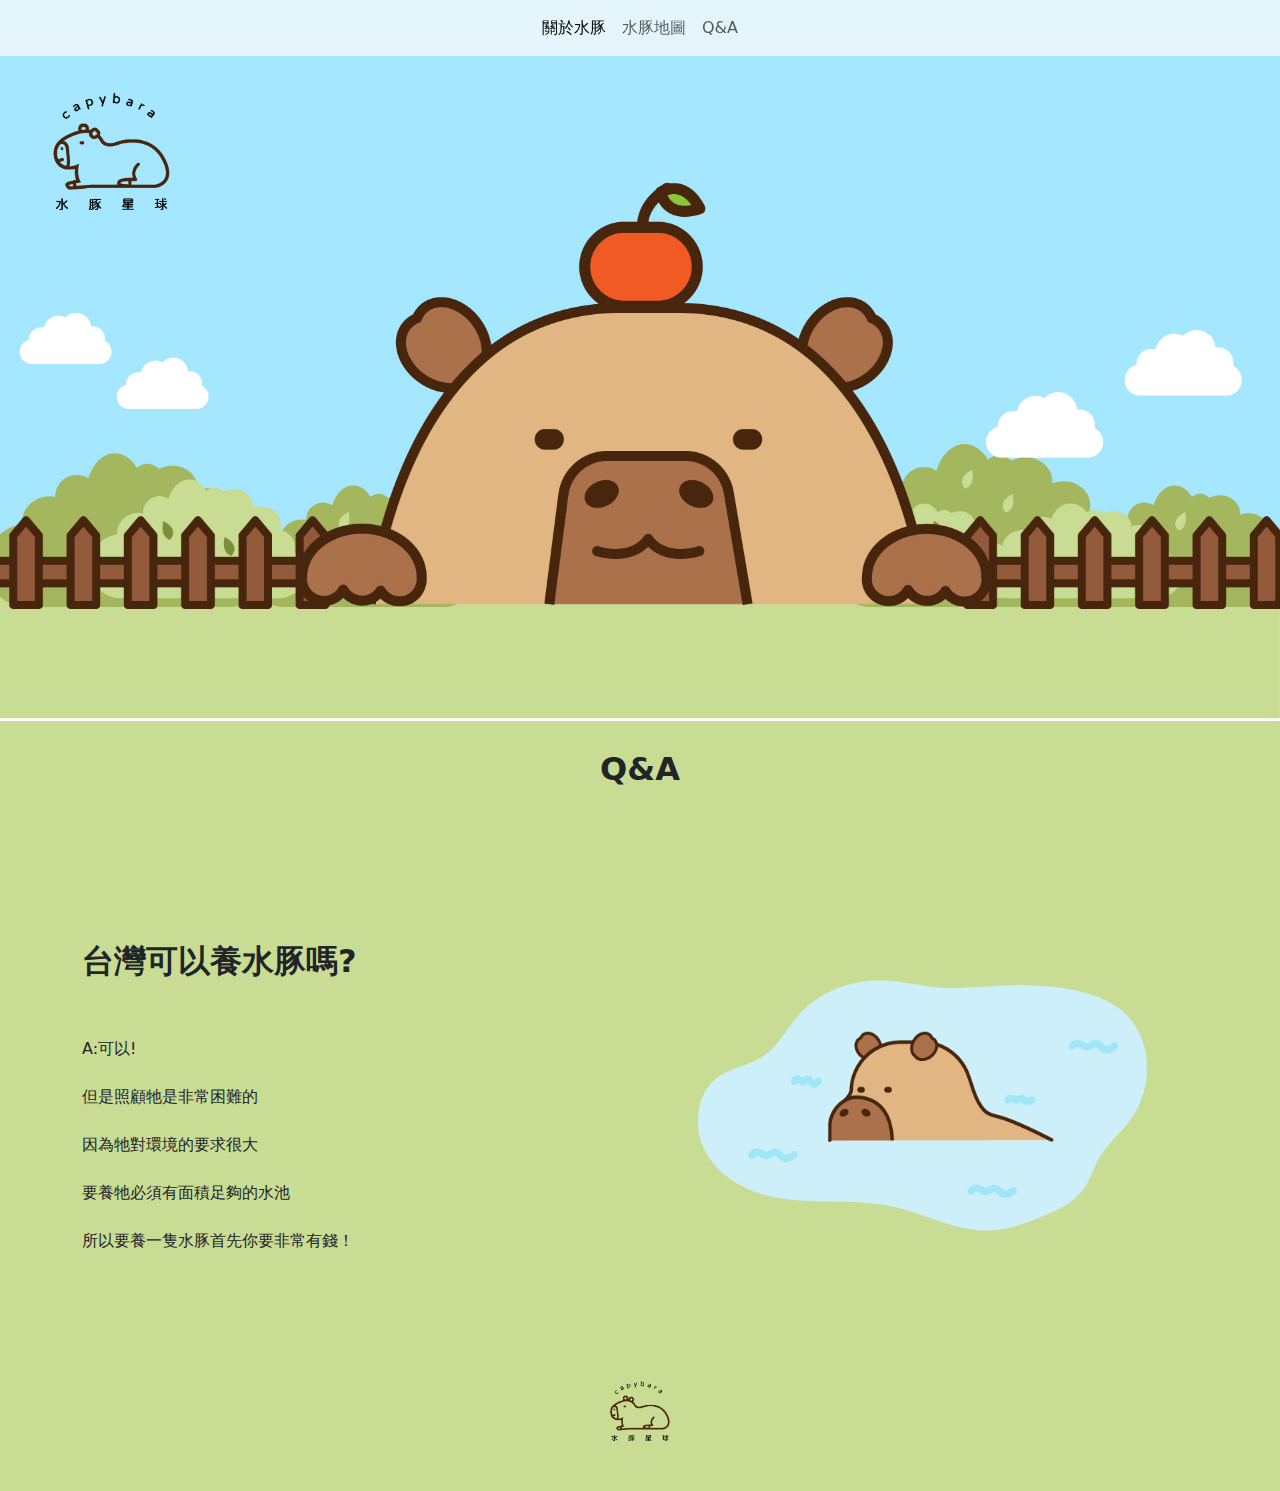
<file: web/qa.html>
<!doctype html>
<html lang="TW">

<head>
    <meta charset="utf-8">
    <meta name="viewport" content="width=device-width, initial-scale=1">
    <title>水豚星球</title>

    <link href="https://cdn.jsdelivr.net/npm/bootstrap@5.3.3/dist/css/bootstrap.min.css" rel="stylesheet"
        integrity="sha384-QWTKZyjpPEjISv5WaRU9OFeRpok6YctnYmDr5pNlyT2bRjXh0JMhjY6hW+ALEwIH" crossorigin="anonymous">
    <link rel="stylesheet" href="style.css">

</head>

<body>
    <nav class="navbar navbar-expand-lg bg-light fixed-top bg-opacity-75">
        <div class="container-fluid">
        
            <button class="navbar-toggler" type="button" data-bs-toggle="collapse" data-bs-target="#navbarNav"
                aria-controls="navbarNav" aria-expanded="false" aria-label="Toggle navigation">
                <span class="navbar-toggler-icon"></span>
            </button>
            <div class="collapse navbar-collapse" id="navbarNav">
                <ul class="navbar-nav mx-auto mb-2 mb-lg-0">
                    <li class="nav-item">
                        <a class="nav-link active" aria-current="page" href="index.html">關於水豚</a>
                    </li>
                    <li class="nav-item">
                        <a class="nav-link" href="map.html">水豚地圖</a>
                    </li>
                    <li class="nav-item">
                        <a class="nav-link" href="qa.html">Q&A</a>
                    </li>

                </ul>
            </div>
        </div>
    </nav>

    <!-- 大圖開始 -->
    <div class="container-fluid p-0">
        <img src="top.jpg" class="img-fluid " alt="">
    </div>
    
    

    <!-- 內容區 -->
    <div class="container-fluid" style="background-color: #C9DC93;">
        <div class="container text-center">
                <p class="fs-2 fw-bold ">Q&A</p>
        <div class="row">
            <div class="col-md ">
                <p class=" text-start fs-2 fw-bold">台灣可以養水豚嗎?</p>
                <p class=" text-start">A:可以!<br>
                    但是照顧牠是非常困難的<br>
                    因為牠對環境的要求很大<br>
                    要養牠必須有面積足夠的水池<br>
                    所以要養一隻水豚首先你要非常有錢！</p>
            </div>
            <div class="col-md d-flex justify-content-end">
                <img src="QA01-07.png" class="img-fluid no-margin-padding" alt="">
        
            </div>
            </div>
            

            <footer>
                <div class="container ">
                    <a href="index.html">
                    <img src="LOGO-07.png" alt="Home" class="LOGO">
                    </a>
                    </div>
                </footer>

        
    </div>


    <script src="https://cdn.jsdelivr.net/npm/bootstrap@5.3.3/dist/js/bootstrap.bundle.min.js"
        integrity="sha384-YvpcrYf0tY3lHB60NNkmXc5s9fDVZLESaAA55NDzOxhy9GkcIdslK1eN7N6jIeHz" crossorigin="anonymous">
        </script>
</body>

</html>
</file>
<file: web/style.css>
.container{
    background-size: cover;
   
}
.col-md{
    padding: left 100px;
}
.row{
    padding-top: 80px;
}

footer {
    background-color: #C9DC93;
    padding-top: 100px;
    padding-bottom: 50px;
    position: center;
    bottom: 0;
    width: 100%;
}

.LOGO {
    width: 60px;
    height: 60px;
}
p {
    font-size: 16px;
    line-height: 3;
}

.img-fluid {
    margin: 0;
    padding: 0;
}

.carousel-item img {
    border-radius: 80px; 
}
</file>
